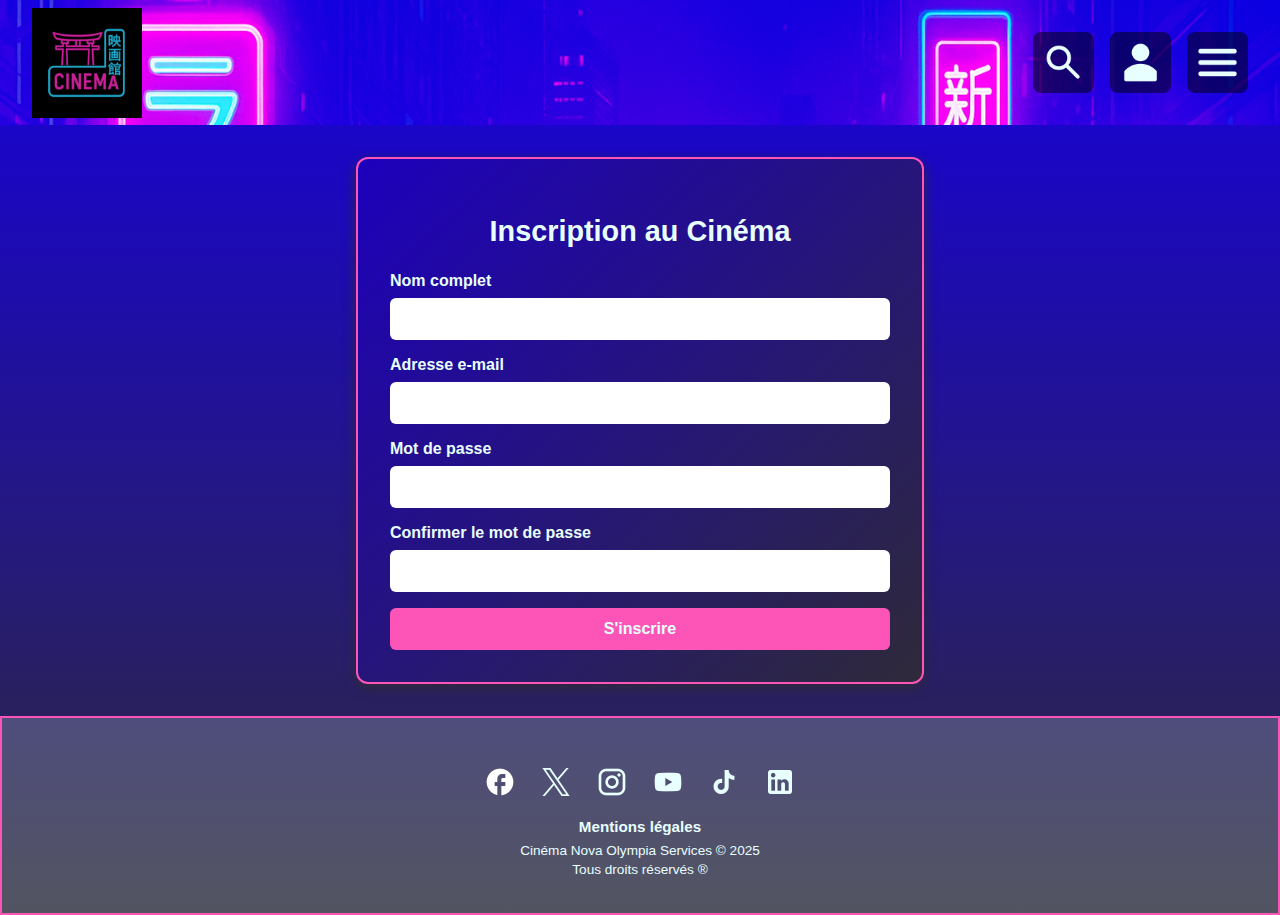
<file: contact.html>
<!DOCTYPE html>
<html lang="fr">

<head>
    <meta charset="UTF-8">
    <meta name="viewport" content="width=device-width, initial-scale=1.0">
    <link rel="stylesheet" href="CSS/styles.css">
    <title>Ciména Néon Dynasty</title>
</head>

<body>
    <header class="header">


        <div class="header__inner">
            <div class="header__navbar-container">
                <a class="header__buttons--primary" type="button" href="index.html" aria-label="Accueil">
                    <img src="SRC/Img/Icons/Logo_bg_dark.png" alt="Logo Cinéma Néon Dynasty" class="header__logo" />
                </a>
            </div>

            <div class="header__buttons">
                <button class="header__button" type="button" aria-label="Recherche">
                    <img src="SRC/Img/Icons/search.png" alt="Recherche" class="header__icon" />
                </button>
                <button class="header__button" type="button" aria-label="Profil utilisateur">
                    <img src="SRC/Img/Icons/account.png" alt="Profil utilisateur" class="header__icon" />
                </button>
                <button class="header__button" type="button" aria-label="Menu">
                    <img src="SRC/Img/Icons/burger.png" alt="Menu" class="header__icon" />
                </button>
            </div>
        </div>
    </header>
    <main>
        <section class="signup">
            <h2 class="signup__title">Inscription au Cinéma</h2>
            <form class="signup__form" id="signup-form">
                <div class="signup__field">
                    <label for="name">Nom complet</label>
                    <input type="text" id="name" name="name" required />
                </div>

                <div class="signup__field">
                    <label for="email">Adresse e-mail</label>
                    <input type="email" id="email" name="email" required />
                </div>

                <div class="signup__field">
                    <label for="password">Mot de passe</label>
                    <input type="password" id="password" name="password" required minlength="6" />
                </div>

                <div class="signup__field">
                    <label for="confirm">Confirmer le mot de passe</label>
                    <input type="password" id="confirm" name="confirm" required />
                </div>

                <button type="submit" class="signup__btn">S'inscrire</button>
            </form>
        </section>
    </main>
    <footer class="site-footer">
        <dSRC class="site-footer__socials">
            <ul class="site-footer__icons">
                <li><a href="#" class="site-footer__icon"><img src="SRC/Img/Icons/ic--baseline-facebook.png"
                            alt="Facebook"></a></li>
                <li><a href="#" class="site-footer__icon"><img src="SRC/Img/Icons/twitter.png" alt="X"></a></li>
                <li><a href="#" class="site-footer__icon"><img src="SRC/Img/Icons/instagram.png" alt="Instagram"></a>
                </li>
                <li><a href="#" class="site-footer__icon"><img src="SRC/Img/Icons/youtube.png" alt="YouTube"></a></li>
                <li><a href="#" class="site-footer__icon"><img src="SRC/Img/Icons/tiktok.png" alt="TikTok"></a></li>
                <li><a href="#" class="site-footer__icon"><img src="SRC/Img/Icons/linkedin.png" alt="LinkedIn"></a></li>
            </ul>
        </dSRC <div class="site-footer__legal">
        <p class="site-footer__link">Mentions légales</p>
        <p class="site-footer__text">Cinéma Nova Olympia Services © 2025</p>
        <p class="site-footer__text">Tous droits réservés ®</p>
        </div>
    </footer>
</body>

</html>
</file>
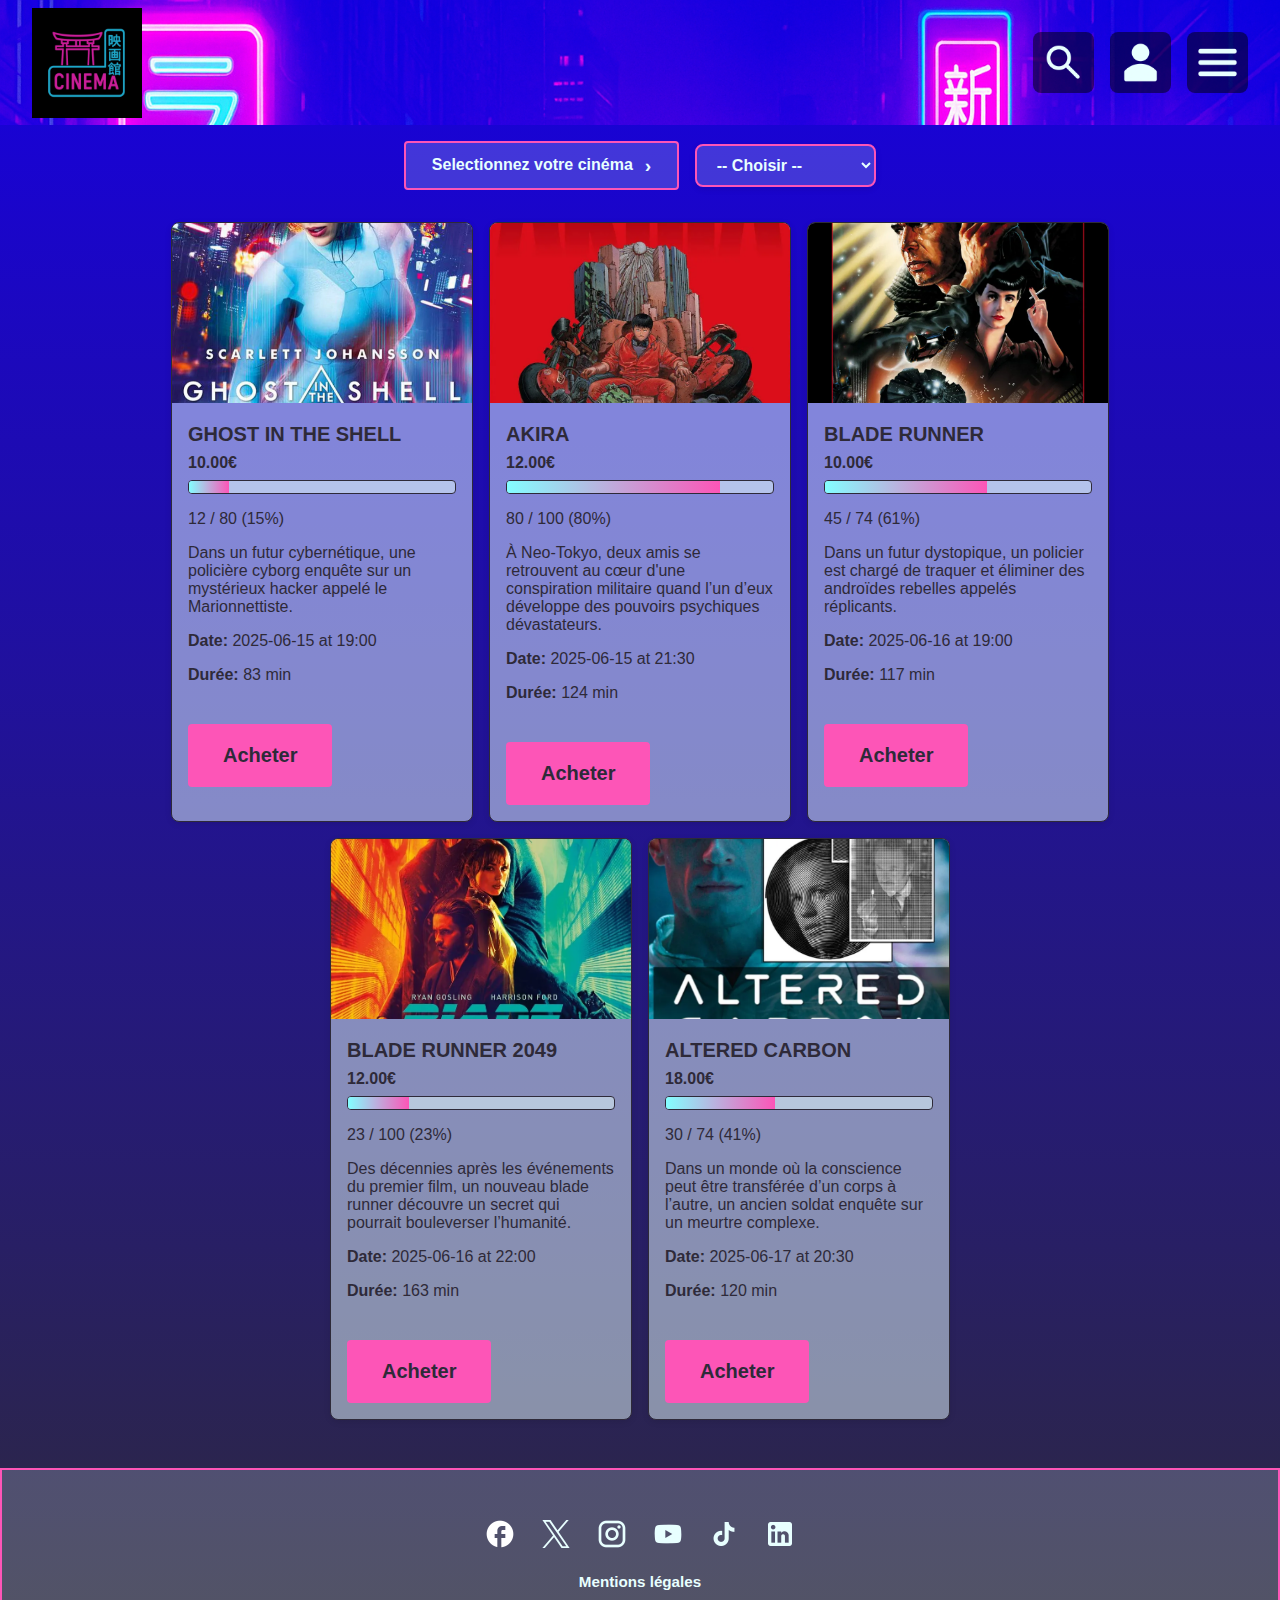
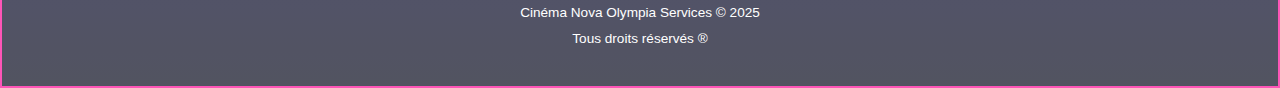
<file: movies.html>
<!DOCTYPE html>
<html lang="fr">

<head>
    <meta charset="UTF-8">
    <meta name="viewport" content="width=device-width, initial-scale=1.0">
    <link rel="stylesheet" href="CSS/styles.css">
    <title>Cinéma néon dynasty</title>
</head>

<body>
    <header class="header">


        <div class="header__inner">
            <div class="header__navbar-container">
                <a href="index.html" class="header__buttons--primary" aria-label="Accueil">
                    <img src="SRC/Img/Icons/Logo_bg_dark.png" alt="Logo Cinéma Néon Dynasty" class="header__logo" />
                </a>
            </div>

            <div class="header__buttons">
                <button class="header__button" type="button" aria-label="Recherche">
                    <img src="SRC/Img/Icons/search.png" alt="Recherche" class="header__icon" />
                </button>
                <a class="header__button" aria-label="Profil utilisateur" href="contact.html">
                    <img src="SRC/Img/Icons/account.png" alt="Profil utilisateur" class="header__icon" />
                </a>
                <button class="header__button" type="button" aria-label="Menu">
                    <img src="SRC/Img/Icons/burger.png" alt="Menu" class="header__icon" />
                </button>
            </div>
        </div>
    </header>
    <section class="what-cinema">
        <div class="cinema-actions">
            <button class="cta-movies cta-movies--primary" type="button">
                <span class="cta-movies__text">Selectionnez votre cinéma</span>
                <span class="cta-movies__arrow" aria-hidden="true">›</span>
            </button>

            <div class="filter-bar">
                <select id="sort-select" class="filter-bar__select">
                    <option value="">-- Choisir --</option>
                    <option value="asc">Prix croissant</option>
                    <option value="desc">Prix décroissant</option>
                </select>
            </div>
        </div>
    </section>
    <main id="cards-container"></main>
    <footer class="site-footer">
        <div class="site-footer__socials">
            <ul class="site-footer__icons">
                <li><a href="#" class="site-footer__icon"><img src="SRC/Img/Icons/ic--baseline-facebook.png"
                            alt="Facebook"></a></li>
                <li><a href="#" class="site-footer__icon"><img src="SRC/Img/Icons/twitter.png" alt="X"></a></li>
                <li><a href="#" class="site-footer__icon"><img src="SRC/Img/Icons/instagram.png" alt="Instagram"></a>
                </li>
                <li><a href="#" class="site-footer__icon"><img src="SRC/Img/Icons/youtube.png" alt="YouTube"></a></li>
                <li><a href="#" class="site-footer__icon"><img src="SRC/Img/Icons/tiktok.png" alt="TikTok"></a></li>
                <li><a href="#" class="site-footer__icon"><img src="SRC/Img/Icons/linkedin.png" alt="LinkedIn"></a></li>
            </ul>
        </div>

        <div class="site-footer__legal">
            <p class="site-footer__link">Mentions légales</p>
            <p class="site-footer__text">Cinéma Nova Olympia Services © 2025</p>
            <p class="site-footer__text">Tous droits réservés ®</p>
        </div>
    </footer>
    <script src="SRC/JS/cinema.js"></script>
</body>


</html>
</file>
<file: CSS/styles.css>
:root{--grad-start: #1700df;--grad-end: #2e2a39}:root{--eq-bar-count: 30;--eq-bar-width: 15vh;--eq-bar-gap: 0.25vh;--eq-bar-color: linear-gradient(0deg, #83feff 0%, #fd55b7 100%);--eq-height: 25vh}.hero__cta-button{display:inline-flex;align-items:center;margin-top:1.5rem;padding:1em 1.75em;border:none;border-radius:4px;font-family:inherit;font-size:1.25rem;font-weight:600;cursor:pointer;transition:background-color .2s ease,box-shadow .2s ease}.cta-button--primary{background-color:#fd55b7;color:#2e2a39}.cta-button--primary:hover{background-color:#e73370}.cta-button--primary:focus{outline:none;box-shadow:0 0 0 3px rgba(255,64,129,.4)}.cta-button__icon{display:inline-block;width:1.25em;height:1.25em;margin-right:.5em;fill:currentColor}.cta-button__text{line-height:1}.cta-movies{display:inline-flex;align-items:center;justify-content:center;padding:clamp(.5rem,1vw,1rem) clamp(1rem,2vw,2rem);margin:0 auto;font-size:clamp(.875rem,1.5vw,1rem);font-weight:600;line-height:1;border:2px solid rgba(0,0,0,0);border-radius:4px;background-color:rgba(0,0,0,0);color:#e8ffff;cursor:pointer;transition:background-color .2s ease,border-color .2s ease,color .2s ease}.cta-movies--primary{background-color:rgba(232,255,255,.2);border-color:#fd55b7}.cta-movies:hover{background-color:rgba(253,85,183,.8);color:#2e2a39}.cta-movies__text{margin-right:.75rem}.cta-movies__arrow{font-size:1.2em;display:inline-block;transition:transform .2s ease}.cta-movies:hover .cta-movies__arrow{transform:translateX(0.25rem)}.cinema-actions{display:flex;justify-content:center;align-items:center;gap:1rem;flex-wrap:wrap}.what-cinema{display:flex;justify-content:center;margin:1rem 0}.filter-bar{display:flex;align-items:center;gap:.5rem}#sort-select{padding:10px 16px;border-radius:8px;border:2px solid #fd55b7;background-color:rgba(232,255,255,.2);color:#e8ffff;font-size:16px;font-weight:bold;transition:all .3s ease;cursor:pointer;box-shadow:0 2px 6px rgba(0,0,0,.1)}#sort-select:hover{background-color:rgba(232,255,255,.8);color:#2e2a39}#sort-select:focus{outline:none;border-color:#2c6ed5;box-shadow:0 0 0 3px rgba(66,133,244,.3)}.now-showing-wrapper{display:flex;justify-content:flex-start;align-items:flex-start}.now-showing{clip-path:inset(0 0 0 8px);display:flex;padding:1rem;background-color:#fd55b7;border-radius:8px;margin:0;margin-top:3rem;width:auto;max-width:200px}.now-showing__label{margin:0;font-weight:bold;font-size:1.25rem;color:#2e2a39;text-align:center}.header{width:100%;height:auto;min-height:125px;background:url("../../SRC/Img/affiche.png") no-repeat;background-size:cover;position:relative;display:flex;align-items:center;margin:0;padding:0}.header__inner{width:100%;margin:0;padding:0 2rem;display:flex;justify-content:space-between;align-items:center}.header__buttons{display:flex;gap:1rem}.header__button{background:rgba(0,0,0,.5);border:none;padding:.5rem;border-radius:.5rem;cursor:pointer;transition:background .2s ease}.header__button:hover{background:rgba(0,0,0,.7)}.header__icon{display:block;width:45px;height:auto;object-fit:contain}.header__buttons--primary{background:rgba(0,0,0,0);border:none;padding:0;cursor:default}.header__logo{display:block;width:100%;height:auto;max-width:110px;object-fit:contain}.header__logo-container{display:flex}@media(max-width: 767px){.header{min-height:100px}.header__inner{padding:0 .5rem}.header__buttons{gap:.5rem}.header__icon{width:35px}.header__logo{max-width:80px}}.hero{display:flex;align-items:center;justify-content:center;padding:2rem;gap:2rem}.hero__title-container{display:flex;flex-direction:column;align-items:center;gap:1.5rem}.hero__title{width:clamp(300px,40vw,600px);height:auto}.hero__img-container{display:flex;justify-content:center;margin:0;padding:0;position:revert;flex-shrink:0}.hero__img{width:clamp(300px,40vw,600px);display:block;height:auto}@media(max-width: 767px){.hero{display:block;text-align:center}.hero__title-container{order:1;width:100%;align-items:center;margin-bottom:0}.hero__img-container{order:2;width:100%}.hero__cta-button{position:absolute;bottom:355px;left:.5rem;margin:0}}.equalizer{position:relative;display:flex;align-items:center;gap:var(--eq-bar-gap);height:var(--eq-height);padding:1rem;padding-bottom:calc(var(--eq-bar-gap) + 1rem);box-sizing:border-box;margin:2rem auto;max-width:600px;max-height:550px;border:#fd55b7 2px solid;border-radius:8px;background-color:rgba(232,255,255,.2)}.equalizer__bar{flex:1;max-width:var(--eq-bar-width);background:var(--eq-bar-color);height:10px;transform-origin:bottom center;animation-name:equalizerScale;animation-iteration-count:infinite;animation-timing-function:ease-in-out;animation-play-state:paused}.equalizer--playing .equalizer__bar{animation-play-state:running}@keyframes equalizerScale{0%,100%{transform:scaleY(0.5)}50%{transform:scaleY(5)}}.equalizer .equalizer__bar:nth-child(1){animation-duration:.8s;animation-delay:0s}.equalizer .equalizer__bar:nth-child(2){animation-duration:.95s;animation-delay:.1s}.equalizer .equalizer__bar:nth-child(3){animation-duration:.7s;animation-delay:.2s}.equalizer .equalizer__bar:nth-child(4){animation-duration:1.1s;animation-delay:.15s}.equalizer .equalizer__bar:nth-child(5){animation-duration:.6s;animation-delay:.25s}.equalizer .equalizer__bar:nth-child(6){animation-duration:1s;animation-delay:.05s}.equalizer .equalizer__bar:nth-child(7){animation-duration:.85s;animation-delay:.3s}.equalizer .equalizer__bar:nth-child(8){animation-duration:1.2s;animation-delay:.18s}.equalizer .equalizer__bar:nth-child(9){animation-duration:.75s;animation-delay:.22s}.equalizer .equalizer__bar:nth-child(10){animation-duration:1.05s;animation-delay:.12s}.equalizer .equalizer__bar:nth-child(11){animation-duration:.8s;animation-delay:0s}.equalizer .equalizer__bar:nth-child(12){animation-duration:.95s;animation-delay:.1s}.equalizer .equalizer__bar:nth-child(13){animation-duration:.7s;animation-delay:.2s}.equalizer .equalizer__bar:nth-child(14){animation-duration:1.1s;animation-delay:.15s}.equalizer .equalizer__bar:nth-child(15){animation-duration:.6s;animation-delay:.25s}.equalizer .equalizer__bar:nth-child(16){animation-duration:1s;animation-delay:.05s}.equalizer .equalizer__bar:nth-child(17){animation-duration:.85s;animation-delay:.3s}.equalizer .equalizer__bar:nth-child(18){animation-duration:1.2s;animation-delay:.18s}.equalizer .equalizer__bar:nth-child(19){animation-duration:.75s;animation-delay:.22s}.equalizer .equalizer__bar:nth-child(20){animation-duration:1.05s;animation-delay:.12s}.equalizer .equalizer__bar:nth-child(21){animation-duration:.8s;animation-delay:0s}.equalizer .equalizer__bar:nth-child(22){animation-duration:.95s;animation-delay:.1s}.equalizer .equalizer__bar:nth-child(23){animation-duration:.7s;animation-delay:.2s}.equalizer .equalizer__bar:nth-child(24){animation-duration:1.1s;animation-delay:.15s}.equalizer .equalizer__bar:nth-child(25){animation-duration:.6s;animation-delay:.25s}.equalizer .equalizer__bar:nth-child(26){animation-duration:1s;animation-delay:.05s}.equalizer .equalizer__bar:nth-child(27){animation-duration:.85s;animation-delay:.3s}.equalizer .equalizer__bar:nth-child(28){animation-duration:1.2s;animation-delay:.18s}.equalizer .equalizer__bar:nth-child(29){animation-duration:.75s;animation-delay:.22s}.equalizer .equalizer__bar:nth-child(30){animation-duration:1.05s;animation-delay:.12s}.player-controls{position:absolute;bottom:10%;width:95%;display:flex;justify-content:center}@media(max-width: 767px){.player-controls .player-controls{position:absolute;bottom:30%}}.player-controls__btn{display:inline-flex;align-items:center;justify-content:center;background-color:rgba(232,255,255,.15);border:2px solid #fd55b7;color:#e8ffff;font-size:clamp(.875rem,2.5vw,2rem);padding:clamp(.4rem,2vw,.8rem) clamp(.8rem,4vw,1.5rem);min-width:clamp(100px,20vw,180px);border-radius:4px}.movies-playing{display:flex;flex-direction:column;justify-content:center}.movies-playing .slider{position:relative;overflow:hidden;width:100%;margin:0 auto;max-width:1200px;height:auto}.movies-playing .slider__control{position:absolute;opacity:0;pointer-events:none}.movies-playing .slider__control:nth-of-type(1):checked~.slider__slides{transform:translateX(0)}.movies-playing .slider__control:nth-of-type(2):checked~.slider__slides{transform:translateX(-100%)}.movies-playing .slider__control:nth-of-type(3):checked~.slider__slides{transform:translateX(-200%)}.movies-playing .slider__slides{display:flex;transition:transform .5s ease-in-out;align-items:center}.movies-playing .slider__slide{display:flex;justify-content:center;align-items:center;flex:0 0 100%;margin-bottom:2.5rem}.movies-playing .slider__img{display:block;width:auto;height:auto;max-width:100%;max-height:100%}.movies-playing .slider__nav{position:absolute;bottom:1rem;left:50%;transform:translateX(-50%);display:flex;gap:.5rem}.movies-playing .slider__nav-item{width:.75rem;height:.75rem;border-radius:50%;background:hsla(0,0%,100%,.5);cursor:pointer;transition:background .3s}.movies-playing .slider__nav-item:hover{background:hsla(0,0%,100%,.8)}.movies-playing #slide1:checked~.slider__nav .slider__nav-item:nth-of-type(1),.movies-playing #slide2:checked~.slider__nav .slider__nav-item:nth-of-type(2),.movies-playing #slide3:checked~.slider__nav .slider__nav-item:nth-of-type(3){background:#fff}#cards-container{display:flex;flex-wrap:wrap;justify-content:center;gap:1rem;padding:1rem}.card{width:300px;border:1px solid #2e2a39;border-radius:8px;overflow:hidden;box-shadow:0 2px 6px rgba(0,0,0,.1);background-color:rgba(232,255,255,.5)}.card img{width:100%;height:180px;object-fit:cover}.card-body{padding:1rem;color:#2e2a39}.card-title{margin:0 0 .5rem;font-size:1.25rem}.progress-container{background-color:rgba(232,255,255,.5);border-color:#2e2a39;border-radius:4px;overflow:hidden;height:12px;margin-top:.5rem;border:#2e2a39 1px solid}.progress-bar{height:100%;background:linear-gradient(to right, #83feff, #fd55b7);width:0;transition:width .5s ease}.signup{max-width:500px;margin:2rem auto;padding:2rem;background:linear-gradient(to bottom right, #1d00bc, #2e2a39);border-radius:12px;border:#fd55b7 2px solid;color:#e8ffff;box-shadow:0 4px 12px #2e2a39}.signup__title{text-align:center;margin-bottom:1.5rem;font-size:1.8rem}.signup__form{display:flex;flex-direction:column;gap:1rem}.signup__field{display:flex;flex-direction:column}.signup__field label{margin-bottom:.5rem;font-weight:bold}.signup__field input{padding:.75rem;border:none;border-radius:6px;font-size:1rem}.signup__btn{padding:.75rem;font-size:1rem;font-weight:bold;background-color:#fd55b7;color:#e8ffff;border:none;border-radius:6px;cursor:pointer;transition:background .3s}.signup__btn:hover{background-color:rgba(253,85,183,.7)}.site-footer__icons{display:flex;justify-content:center;gap:1.5rem;list-style:none;padding:0;margin:1rem}.site-footer__icon{display:inline-block;width:auto;height:auto}.site-footer__icon img{width:auto;height:auto;max-width:2rem;max-height:2rem;object-fit:contain;transition:transform .3s ease}.site-footer__icon img:hover{transform:scale(1.1)}.site-footer{background-color:rgba(232,255,255,.2);color:#e8ffff;text-align:center;padding:2rem 1rem;margin-top:2rem;border:#fd55b7 2px solid}.site-footer__legal{margin-top:1rem;font-size:.875rem;line-height:1.6;color:#fff}.site-footer__link{font-weight:bold;color:#e8ffff;margin-bottom:.5rem;font-size:.95rem}.site-footer__text{margin:.25rem 0;font-size:.85rem}body{height:100%;margin:0;padding:0;background-image:linear-gradient(to bottom, var(--grad-start) 0%, var(--grad-end) 100%);font-family:sans-serif}
</file>
